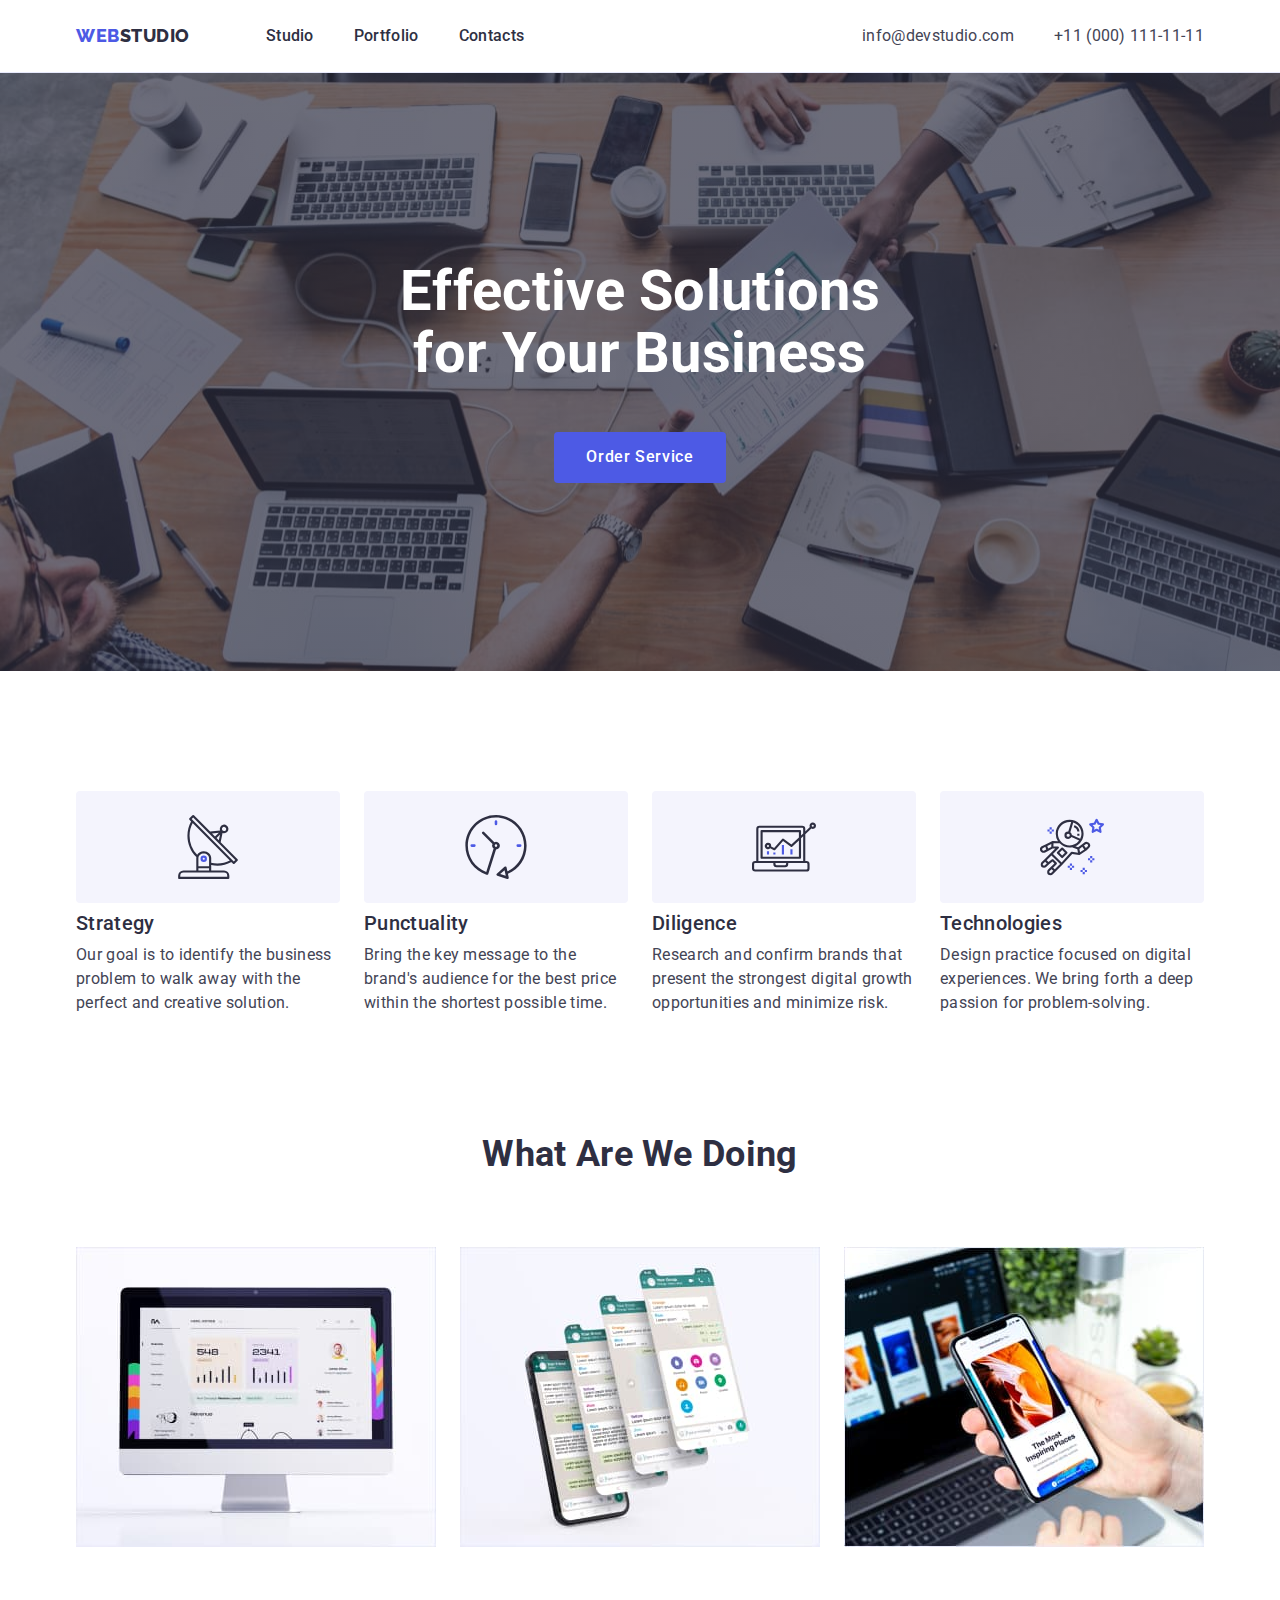
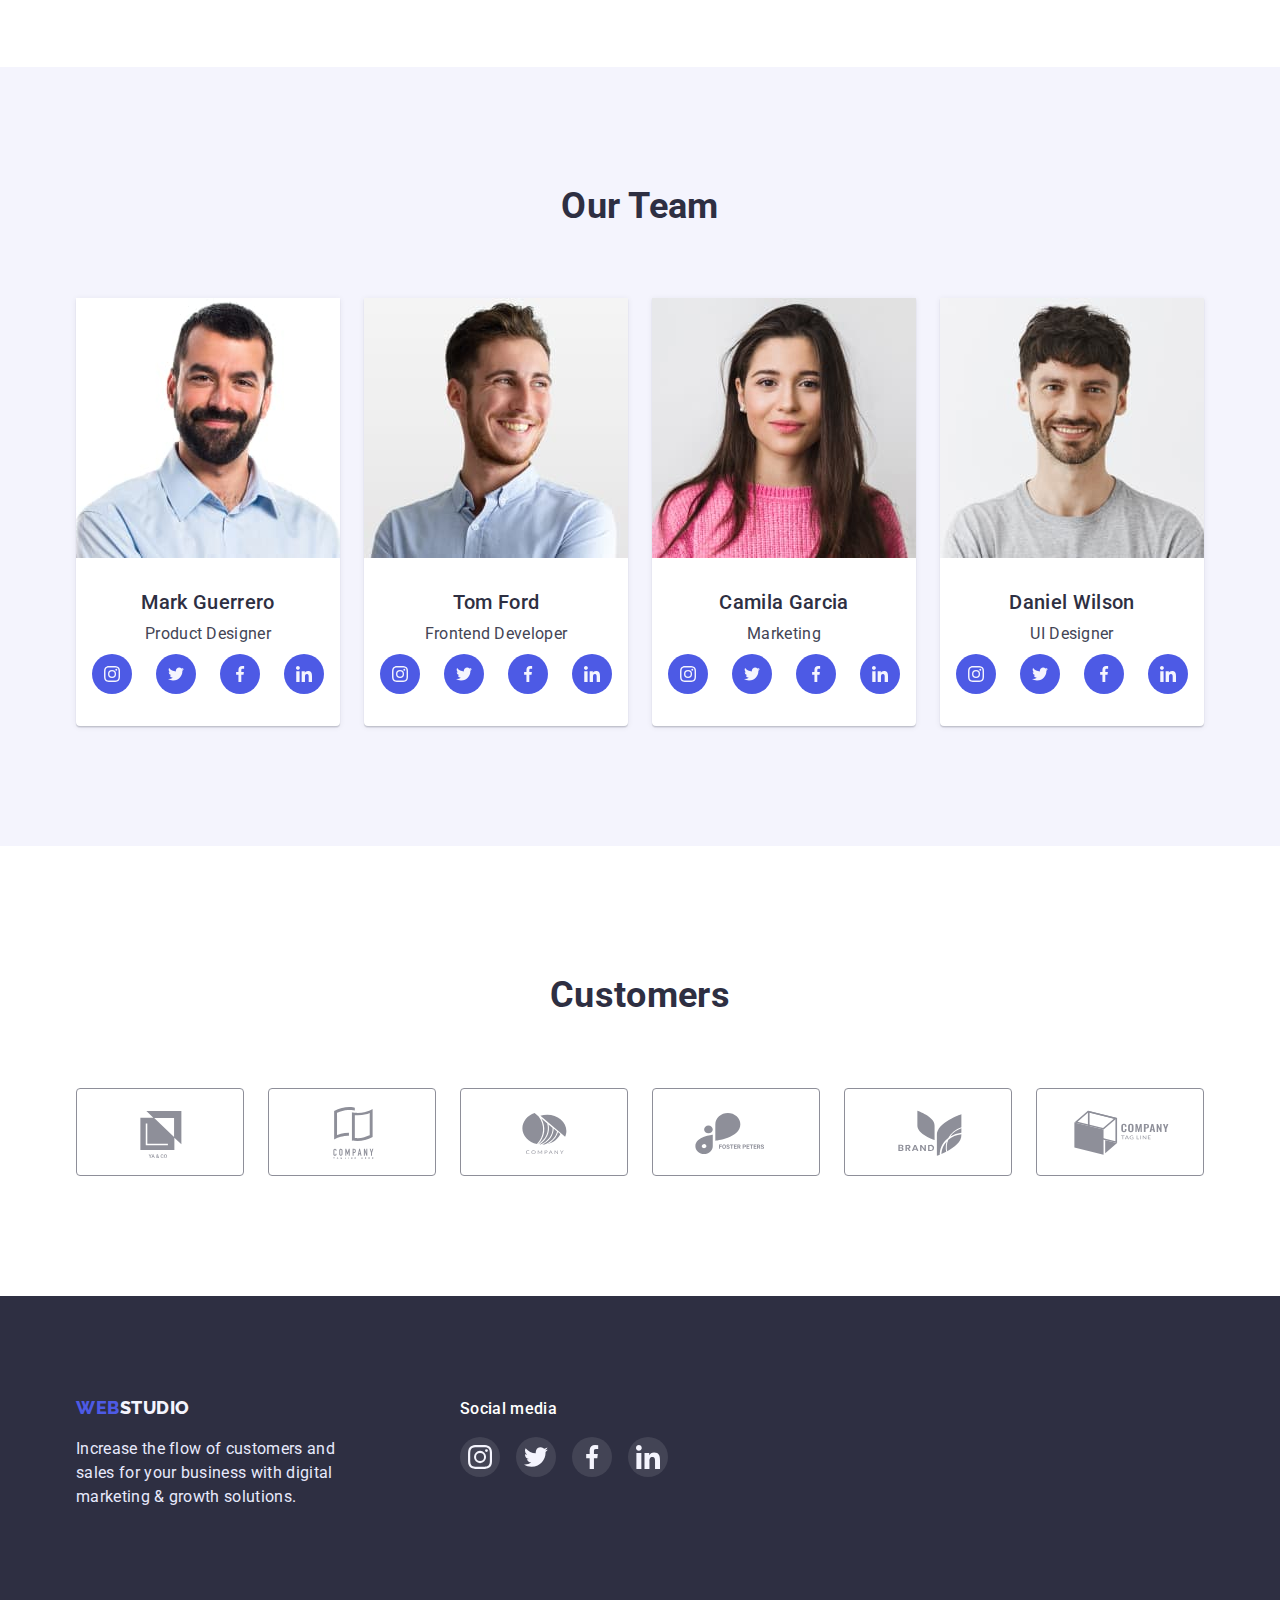
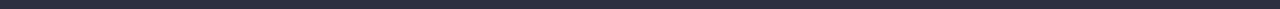
<file: index.html>
<!DOCTYPE html>
<html lang="en">
  <head>
    <meta charset="UTF-8" />
    <meta http-equiv="X-UA-Compatible" content="IE=edge" />
    <meta name="viewport" content="width=device-width, initial-scale=1.0" />
    <title>WEB Studio</title>
    <link rel="preconnect" href="https://fonts.googleapis.com" />
    <link rel="preconnect" href="https://fonts.gstatic.com" crossorigin />
    <link
      href="https://fonts.googleapis.com/css2?family=Raleway:wght@800&family=Roboto:wght@400;500;700;900&display=swap"
      rel="stylesheet"
    />
    <link
      rel="stylesheet"
      href="https://cdnjs.cloudflare.com/ajax/libs/modern-normalize/1.1.0/modern-normalize.min.css"
    />
    <link rel="stylesheet" href="./css/style.css" />
  </head>

  <body>
    <header class="header-our">
      <div class="container header-flex">
        <nav class="navigation">
          <a href="./index.html" class="logo-first-part"
            >Web<span class="header-logo-second-part">Studio</span></a
          >
          <ul class="navigation-site list">
            <li class="item"><a href="./index.html" class="link">Studio</a></li>
            <li class="item">
              <a href="./portfolio.html" class="link">Portfolio</a>
            </li>
            <li class="item">
              <a href="./test.html" class="link">Contacts</a>
            </li>
          </ul>
        </nav>
        <address class="address">
          <ul class="list address-flex">
            <li class="item">
              <a href="mailto:info@devstudio.com" class="email"
                >info@devstudio.com</a
              >
            </li>
            <li class="item">
              <a href="tel:+110001111111" class="phone-number">
                +11 (000) 111-11-11</a
              >
            </li>
          </ul>
        </address>
      </div>
    </header>
    <main>
      <section class="section-hero">
        <div class="container">
          <h1 class="hero-title">Effective Solutions for Your Business</h1>
          <button type="button" class="main-button">Order Service</button>
        </div>
      </section>
      <section class="section">
        <div class="container">
          <h2 class="hide-line">Our planing</h2>
          <ul class="list future-list">
            <li class="item">
              <div class="conteiner-planing">
                <svg class="planing-svg">
                  <use href="./images/symbol-defs.svg#icon-antenna1"></use>
                </svg>
              </div>
              <h3 class="section-subtitle">Strategy</h3>
              <p class="section-text">
                Our goal is to identify the business problem to walk away with
                the perfect and creative solution.
              </p>
            </li>
            <li class="item">
              <div class="conteiner-planing">
                <svg class="planing-svg">
                  <use href="./images/symbol-defs.svg#icon-clock1"></use>
                </svg>
              </div>
              <h3 class="section-subtitle">Punctuality</h3>
              <p class="section-text">
                Bring the key message to the brand's audience for the best price
                within the shortest possible time.
              </p>
            </li>
            <li class="item">
              <div class="conteiner-planing">
                <svg class="planing-svg">
                  <use href="./images/symbol-defs.svg#icon-diagram1"></use>
                </svg>
              </div>
              <h3 class="section-subtitle">Diligence</h3>
              <p class="section-text">
                Research and confirm brands that present the strongest digital
                growth opportunities and minimize risk.
              </p>
            </li>
            <li class="item">
              <div class="conteiner-planing">
                <svg class="planing-svg">
                  <use href="./images/symbol-defs.svg#icon-astronaut1"></use>
                </svg>
              </div>
              <h3 class="section-subtitle">Technologies</h3>
              <p class="section-text">
                Design practice focused on digital experiences. We bring forth a
                deep passion for problem-solving.
              </p>
            </li>
          </ul>
        </div>
      </section>
      <section class="section-about section">
        <div class="container">
          <h2 class="section-title section-title-centred">What are we doing</h2>
          <ul class="list about-list">
            <li class="item">
              <img
                src="./images/img1.jpg"
                alt="iMac on the table"
                width="360"
                height="300"
              />
            </li>
            <li class="item">
              <img
                src="./images/img2.jpg"
                alt="A lot of iPhone's displays"
                width="360"
              />
            </li>
            <li class="item">
              <img
                src="./images/img3.jpg"
                alt="iPhone on the iMac's background"
                width="360"
              />
            </li>
          </ul>
        </div>
      </section>
      <section class="section-team section">
        <div class="container">
          <h2 class="section-title section-title-centred">Our Team</h2>
          <ul class="our-team-card list">
            <li class="card-team">
              <img
                src="./images/card1.jpg"
                alt="A man with beard"
                width="264"
              />
              <div class="card-team-conteiner">
                <h3 class="section-subtitle">Mark Guerrero</h3>
                <p class="section-text">Product Designer</p>
                <ul class="list social-list">
                  <li class="social-item">
                    <a class="social-link" href=""
                      ><svg class="team-social">
                        <use
                          href="./images/symbol-defs.svg#icon-instagram"
                        ></use></svg
                    ></a>
                  </li>
                  <li class="social-item">
                    <a class="social-link" href=""
                      ><svg class="team-social">
                        <use
                          href="./images/symbol-defs.svg#icon-twitter"
                        ></use></svg
                    ></a>
                  </li>
                  <li class="social-item">
                    <a class="social-link" href=""
                      ><svg class="team-social">
                        <use
                          href="./images/symbol-defs.svg#icon-facebook"
                        ></use></svg
                    ></a>
                  </li>
                  <li class="social-item">
                    <a class="social-link" href=""
                      ><svg class="team-social">
                        <use
                          href="./images/symbol-defs.svg#icon-linkedin"
                        ></use></svg
                    ></a>
                  </li>
                </ul>
              </div>
            </li>
            <li class="card-team">
              <img
                src="./images/card2.jpg"
                alt="A man with smile"
                width="264"
              />
              <div class="card-team-conteiner">
                <h3 class="section-subtitle">Tom Ford</h3>
                <p class="section-text">Frontend Developer</p>
                <ul class="list social-list">
                  <li class="social-item">
                    <a class="social-link" href=""
                      ><svg class="team-social">
                        <use
                          href="./images/symbol-defs.svg#icon-instagram"
                        ></use></svg
                    ></a>
                  </li>
                  <li class="social-item">
                    <a class="social-link" href=""
                      ><svg class="team-social">
                        <use
                          href="./images/symbol-defs.svg#icon-twitter"
                        ></use></svg
                    ></a>
                  </li>
                  <li class="social-item">
                    <a class="social-link" href=""
                      ><svg class="team-social">
                        <use
                          href="./images/symbol-defs.svg#icon-facebook"
                        ></use></svg
                    ></a>
                  </li>
                  <li class="social-item">
                    <a class="social-link" href=""
                      ><svg class="team-social">
                        <use
                          href="./images/symbol-defs.svg#icon-linkedin"
                        ></use></svg
                    ></a>
                  </li>
                </ul>
              </div>
            </li>
            <li class="card-team">
              <img src="./images/card3.jpg" alt="A women" width="264" />
              <div class="card-team-conteiner">
                <h3 class="section-subtitle">Camila Garcia</h3>
                <p class="section-text">Marketing</p>
                <ul class="list social-list">
                  <li class="social-item">
                    <a class="social-link" href=""
                      ><svg class="team-social">
                        <use
                          href="./images/symbol-defs.svg#icon-instagram"
                        ></use></svg
                    ></a>
                  </li>
                  <li class="social-item">
                    <a class="social-link" href=""
                      ><svg class="team-social">
                        <use
                          href="./images/symbol-defs.svg#icon-twitter"
                        ></use></svg
                    ></a>
                  </li>
                  <li class="social-item">
                    <a class="social-link" href=""
                      ><svg class="team-social">
                        <use
                          href="./images/symbol-defs.svg#icon-facebook"
                        ></use></svg
                    ></a>
                  </li>
                  <li class="social-item">
                    <a class="social-link" href=""
                      ><svg class="team-social">
                        <use
                          href="./images/symbol-defs.svg#icon-linkedin"
                        ></use></svg
                    ></a>
                  </li>
                </ul>
              </div>
            </li>
            <li class="card-team">
              <img src="./images/card4.jpg" alt="A man" width="264" />
              <div class="card-team-conteiner">
                <h3 class="section-subtitle">Daniel Wilson</h3>
                <p class="section-text">UI Designer</p>
                <ul class="list social-list">
                  <li class="social-item">
                    <a class="social-link" href=""
                      ><svg class="team-social">
                        <use
                          href="./images/symbol-defs.svg#icon-instagram"
                        ></use></svg
                    ></a>
                  </li>
                  <li class="social-item">
                    <a class="social-link" href=""
                      ><svg class="team-social">
                        <use
                          href="./images/symbol-defs.svg#icon-twitter"
                        ></use></svg
                    ></a>
                  </li>
                  <li class="social-item">
                    <a class="social-link" href=""
                      ><svg class="team-social">
                        <use
                          href="./images/symbol-defs.svg#icon-facebook"
                        ></use></svg
                    ></a>
                  </li>
                  <li class="social-item">
                    <a class="social-link" href=""
                      ><svg class="team-social">
                        <use
                          href="./images/symbol-defs.svg#icon-linkedin"
                        ></use></svg
                    ></a>
                  </li>
                </ul>
              </div>
            </li>
          </ul>
        </div>
      </section>
      <section class="section-customers">
        <div class="container">
          <h2 class="section-title customers-title">Customers</h2>
          <ul class="list customers-list">
            <li class="item">
              <a href="#" class="customers-link">
                <svg class="item-svg">
                  <use href="./images/symbol-defs.svg#icon-Logo-6"></use></svg
              ></a>
            </li>
            <li class="item">
              <a href="#" class="customers-link">
                <svg class="item-svg">
                  <use href="./images/symbol-defs.svg#icon-Logo-1-1"></use>
                </svg>
              </a>
            </li>
            <li class="item">
              <a href="#" class="customers-link">
                <svg class="item-svg">
                  <use href="./images/symbol-defs.svg#icon-Logo-2-1"></use>
                </svg>
              </a>
            </li>
            <li class="item">
              <a href="#" class="customers-link">
                <svg class="item-svg">
                  <use href="./images/symbol-defs.svg#icon-Logo-3-1"></use></svg
              ></a>
            </li>
            <li class="item">
              <a href="#" class="customers-link">
                <svg class="item-svg">
                  <use href="./images/symbol-defs.svg#icon-Logo-4-1"></use></svg
              ></a>
            </li>
            <li class="item">
              <a href="#" class="customers-link">
                <svg class="item-svg">
                  <use href="./images/symbol-defs.svg#icon-Logo-5-1"></use></svg
              ></a>
            </li>
          </ul>
        </div>
      </section>
    </main>
    <footer class="footer-our">
      <div class="container footer-flex">
        <div class="footer-div">
          <a href="./index.html" class="logo-first-part"
            >Web<span class="footer-logo-second-part">Studio</span></a
          >
          <p class="footer-text">
            Increase the flow of customers and sales for your business with
            digital marketing & growth solutions.
          </p>
        </div>
        <div class="footer-social">
          <p class="footer-subtitle">Social media</p>
          <ul class="list footer-list">
            <li>
              <a class="footer-link" href="#">
                <svg class="footer-list-svg">
                  <use href="./images/symbol-defs.svg#icon-instagram"></use>
                </svg>
              </a>
            </li>
            <li>
              <a class="footer-link" href="#">
                <svg class="footer-list-svg">
                  <use href="./images/symbol-defs.svg#icon-twitter"></use>
                </svg>
              </a>
            </li>
            <li>
              <a class="footer-link" href="#">
                <svg class="footer-list-svg">
                  <use href="./images/symbol-defs.svg#icon-facebook"></use>
                </svg>
              </a>
            </li>
            <li>
              <a class="footer-link" href="#">
                <svg class="footer-list-svg">
                  <use href="./images/symbol-defs.svg#icon-linkedin"></use>
                </svg>
              </a>
            </li>
          </ul>
        </div>
      </div>
    </footer>
  </body>
</html>
</file>
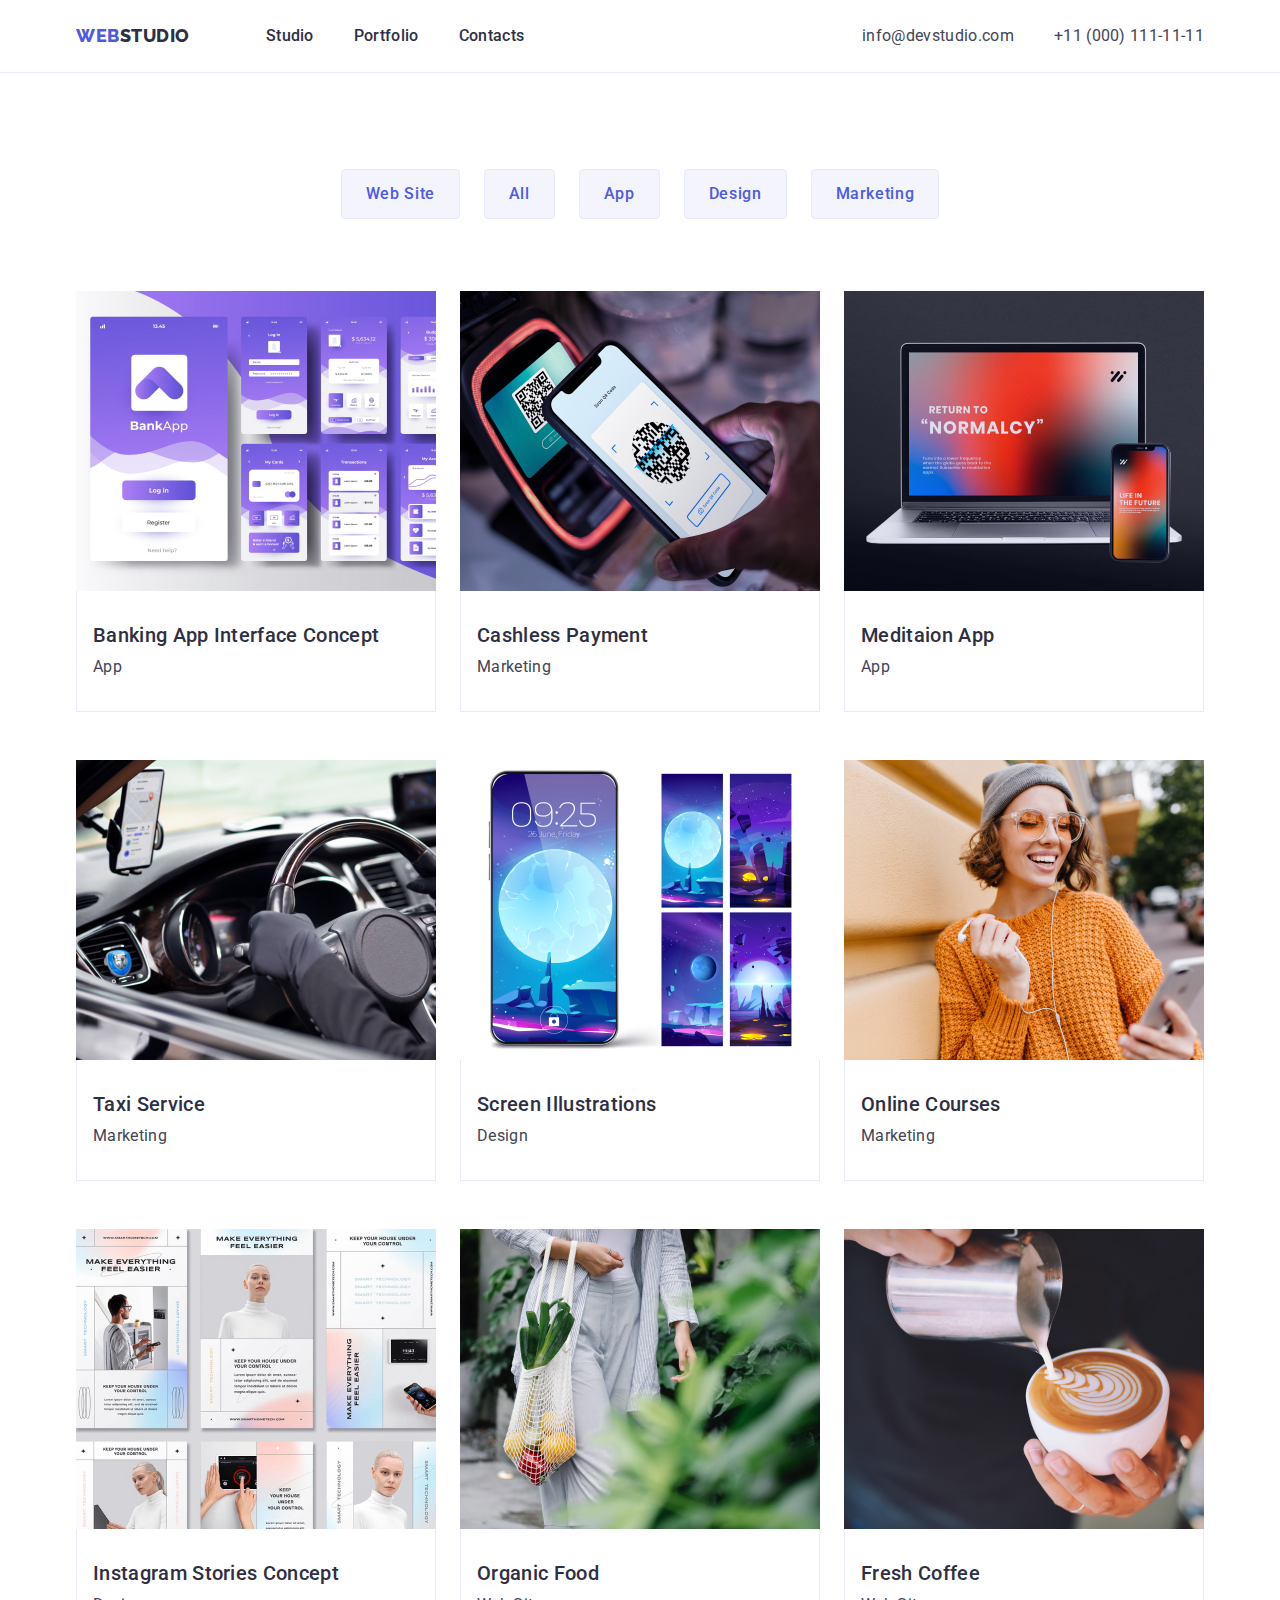
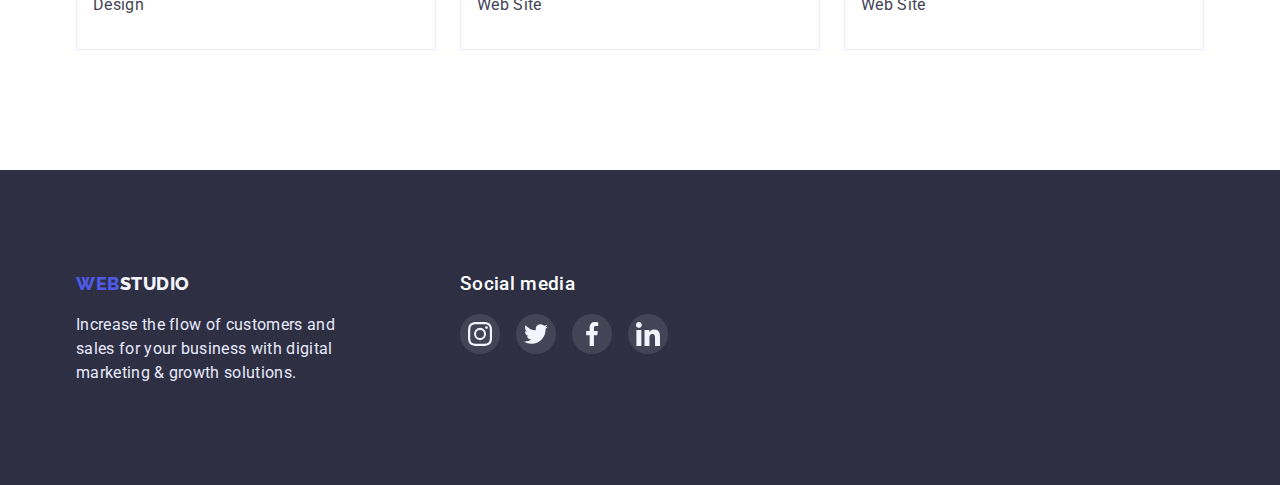
<file: portfolio.html>
<!DOCTYPE html>
<html lang="en">
  <head>
    <meta charset="UTF-8" />
    <meta http-equiv="X-UA-Compatible" content="IE=edge" />
    <meta name="viewport" content="width=device-width, initial-scale=1.0" />
    <title>Portfolio</title>
    <link rel="preconnect" href="https://fonts.googleapis.com" />
    <link rel="preconnect" href="https://fonts.gstatic.com" crossorigin />
    <link
      href="https://fonts.googleapis.com/css2?family=Raleway:wght@800&family=Roboto:wght@400;500;700;900&display=swap"
      rel="stylesheet"
    />
    <link
      rel="stylesheet"
      href="https://cdnjs.cloudflare.com/ajax/libs/modern-normalize/1.1.0/modern-normalize.min.css"
    />
    <link rel="stylesheet" href="./css/style.css" />
  </head>

  <body>
    <header class="header-our">
      <div class="container header-flex">
        <nav class="navigation">
          <a href="./index.html" class="logo-first-part"
            >Web<span class="header-logo-second-part">Studio</span></a
          >
          <ul class="navigation-site list">
            <li class="item"><a href="./index.html" class="link">Studio</a></li>
            <li class="item">
              <a href="./portfolio.html" class="link">Portfolio</a>
            </li>
            <li class="item"><a href="" class="link">Contacts</a></li>
          </ul>
        </nav>
        <address class="address">
          <ul class="list address-flex">
            <li class="item">
              <a href="mailto:info@devstudio.com" class="email"
                >info@devstudio.com</a
              >
            </li>
            <li class="item">
              <a href="tel:+110001111111" class="phone-number">
                +11 (000) 111-11-11</a
              >
            </li>
          </ul>
        </address>
      </div>
    </header>
    <main>
      <section class="filter">
        <div class="container">
          <h1 class="hide-line">Portfolio</h1>
          <ul class="list filter-list">
            <li class="item">
              <button type="button" class="filter-button">Web Site</button>
            </li>
            <li class="item">
              <button type="button" class="filter-button">All</button>
            </li>
            <li class="item">
              <button type="button" class="filter-button">App</button>
            </li>
            <li class="item">
              <button type="button" class="filter-button">Design</button>
            </li>
            <li class="item">
              <button type="button" class="filter-button">Marketing</button>
            </li>
          </ul>
          <ul class="posts list">
            <li class="item">
              <a class="posts-link" href=""
                ><img
                  src="./images/portfolio1.jpg"
                  alt="Many picture from bank"
                  width="360"
                />
                <div class="posts-conteiner">
                  <h2 class="section-subtitle">
                    Banking App Interface Concept
                  </h2>
                  <p class="section-text">App</p>
                </div>
              </a>
            </li>
            <li class="item">
              <a class="posts-link" href=""
                ><img
                  src="./images/portfolio2.jpg"
                  alt="Phone and paypass"
                  width="360"
                />
                <div class="posts-conteiner">
                  <h2 class="section-subtitle">Cashless Payment</h2>
                  <p class="section-text">Marketing</p>
                </div>
              </a>
            </li>
            <li class="item">
              <a class="posts-link" href=""
                ><img
                  src="./images/portfolio3.jpg"
                  alt="Mac and Iphone"
                  width="360"
                />
                <div class="posts-conteiner">
                  <h2 class="section-subtitle">Meditaion App</h2>
                  <p class="section-text">App</p>
                </div>
              </a>
            </li>
            <li class="item">
              <a class="posts-link" href=""
                ><img
                  src="./images/portfolio4.jpg"
                  alt="car driver"
                  width="360"
                />
                <div class="posts-conteiner">
                  <h2 class="section-subtitle">Taxi Service</h2>
                  <p class="section-text">Marketing</p>
                </div>
              </a>
            </li>
            <li class="item">
              <a class="posts-link" href=""
                ><img
                  src="./images/portfolio5.jpg"
                  alt="wallpapers"
                  width="360"
                />
                <div class="posts-conteiner">
                  <h2 class="section-subtitle">Screen Illustrations</h2>
                  <p class="section-text">Design</p>
                </div>
              </a>
            </li>
            <li class="item">
              <a class="posts-link" href=""
                ><img
                  src="./images/portfolio6.jpg"
                  alt="Women with phone"
                  width="360"
                />
                <div class="posts-conteiner">
                  <h2 class="section-subtitle">Online Courses</h2>
                  <p class="section-text">Marketing</p>
                </div>
              </a>
            </li>
            <li class="item">
              <a class="posts-link" href=""
                ><img
                  src="./images/portfolio7.jpg"
                  alt="Many post"
                  width="360"
                />
                <div class="posts-conteiner">
                  <h2 class="section-subtitle">Instagram Stories Concept</h2>
                  <p class="section-text">Design</p>
                </div>
              </a>
            </li>
            <li class="item">
              <a class="posts-link" href=""
                ><img
                  src="./images/portfolio8.jpg"
                  alt="bag with Gloceries"
                  width="360"
                />
                <div class="posts-conteiner">
                  <h2 class="section-subtitle">Organic Food</h2>
                  <p class="section-text">Web Site</p>
                </div>
              </a>
            </li>
            <li class="item">
              <a class="posts-link" href=""
                ><img src="./images/portfolio9.jpg" alt="Coffee" width="360" />
                <div class="posts-conteiner">
                  <h2 class="section-subtitle">Fresh Coffee</h2>
                  <p class="section-text">Web Site</p>
                </div>
              </a>
            </li>
          </ul>
        </div>
      </section>
    </main>
    <footer class="footer-our">
      <div class="container footer-flex">
        <div class="footer-div">
          <a href="./index.html" class="logo-first-part"
            >Web<span class="footer-logo-second-part">Studio</span></a
          >
          <p class="footer-text">
            Increase the flow of customers and sales for your business with
            digital marketing & growth solutions.
          </p>
        </div>
        <div class="footer-social">
          <h3 class="footer-subtitle">Social media</h3>
          <ul class="list footer-list">
            <li>
              <a class="footer-link" href="#">
                <svg class="footer-list-svg">
                  <use href="./images/symbol-defs.svg#icon-instagram"></use>
                </svg>
              </a>
            </li>
            <li>
              <a class="footer-link" href="#">
                <svg class="footer-list-svg">
                  <use href="./images/symbol-defs.svg#icon-twitter"></use>
                </svg>
              </a>
            </li>
            <li>
              <a class="footer-link" href="#">
                <svg class="footer-list-svg">
                  <use href="./images/symbol-defs.svg#icon-facebook"></use>
                </svg>
              </a>
            </li>
            <li>
              <a class="footer-link" href="#">
                <svg class="footer-list-svg">
                  <use href="./images/symbol-defs.svg#icon-linkedin"></use>
                </svg>
              </a>
            </li>
          </ul>
        </div>
      </div>
    </footer>
  </body>
</html>
</file>
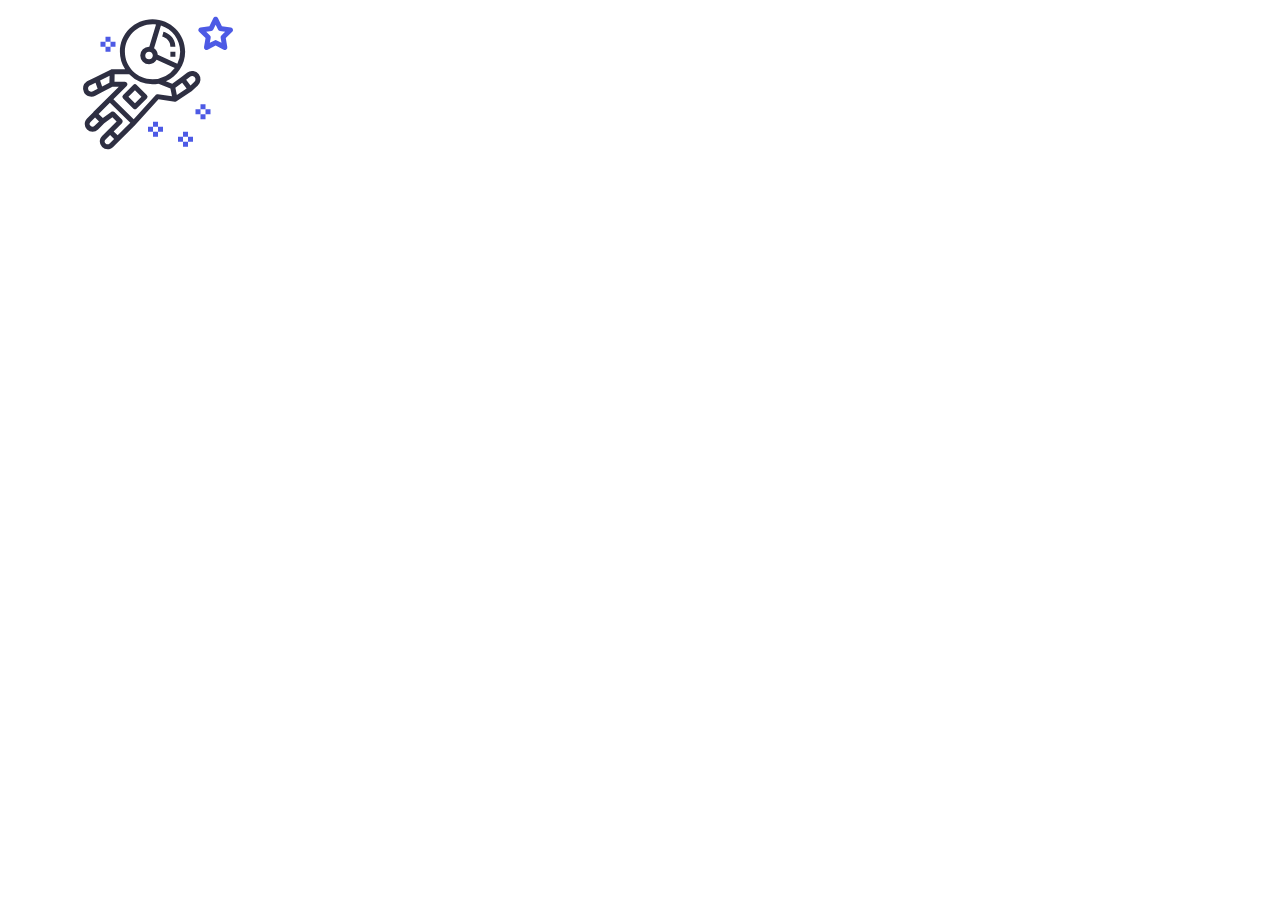
<file: test.html>
<!DOCTYPE html>
<html lang="en">
  <head>
    <meta charset="UTF-8" />
    <meta http-equiv="X-UA-Compatible" content="IE=edge" />
    <meta name="viewport" content="width=device-width, initial-scale=1.0" />
    <title>Document</title>
    <link rel="stylesheet" href="./css/test.css" />
  </head>

  <body>
    <div>
      <svg>
        <use href="./images/symbol-defs.svg#icon-astronaut1"></use>
      </svg>
    </div>
  </body>
</html>
</file>
<file: css/style.css>
:root {
  --text-head-line-color: #2e2f42;
  --background-color: #ffffff;
  --button-main-color: #4d5ae5;
  --button-hover-color: #404bbf;
  --text-paragraph-color: #434455;
  --background-color-section-team: #f4f4fd;
  --footer-color-paragraph: #e7e9fc;
}

html {
  box-sizing: border-box;
}

*,
*::before,
*::after {
  box-sizing: inherit;
}
h1,
h2,
h3,
h4,
p,
ul {
  margin-top: 0;
  margin-bottom: 0;
}
img {
  display: block;
}
body {
  background-color: var(--background-color);
  color: var(--text-head-line-color);
  font-family: Roboto, sans-serif;
  letter-spacing: 0.02em;
  line-height: 1.5;
}

.section-title-centred {
  text-align: center;
}

.section {
  padding-top: 120px;
  padding-bottom: 120px;
}

.container {
  width: 1158px;
  padding: 0 15px;
  margin: 0 auto;
  /* outline: dashed red; */
}

a {
  text-decoration: none;
}

/* Header */
.header-our {
  border-bottom: 1px solid var(--footer-color-paragraph);
}

.header-flex {
  display: flex;
  align-items: center;
}

.logo-first-part {
  color: var(--button-main-color);
  font-family: Raleway, sans-serif;
  letter-spacing: 0.03em;
  text-transform: uppercase;
  font-weight: 800;
  font-size: 18px;
  line-height: 1.3;
  margin-right: 76px;
}

.header-logo-second-part {
  color: var(--text-head-line-color);
}

.navigation {
  display: flex;
  align-items: center;
}

.navigation-site {
  display: flex;
}

.navigation-site .item + .item {
  margin-left: 40px;
}

.navigation-site .link {
  display: block;

  font-weight: 500;
  color: var(--text-head-line-color);
  padding: 24px 0;
}

.navigation-site .link:hover,
.navigation-site .link:focus {
  color: var(--button-hover-color);
}

.list {
  list-style-type: none;
  padding: 0;
  margin: 0;
}

/* Adress */

.address-flex {
  display: flex;
}

.address-flex .item + .item {
  margin-left: 40px;
}

.address {
  margin-left: auto;
}
.email,
.phone-number {
  color: var(--text-paragraph-color);
  font-style: normal;
}
.address-flex .email:hover,
.address-flex .email:focus,
.address-flex .phone-number:hover,
.address-flex .phone-number:focus {
  color: var(--button-hover-color);
}

/* Main */
/* Section one */
.section-hero {
  background-color: var(--text-head-line-color);
  padding: 188px 0;
  text-align: center;

  max-width: 1440px;
  margin-left: auto;
  margin-right: auto;
  background-image: linear-gradient(
      to right,
      rgba(46, 47, 66, 0.7),
      rgba(46, 47, 66, 0.7)
    ),
    url(../images/background.jpg);

  /* padding-bottom: 120px; */
}
.hero-title {
  font-size: 56px;
  line-height: 1.1;
  max-width: 494px;
  color: var(--background-color);
  margin-top: 0;
  margin-bottom: 48px;
  margin-left: auto;
  margin-right: auto;
}
.main-button {
  display: block;
  color: var(--background-color);
  background-color: var(--button-main-color);
  border-radius: 4px;
  letter-spacing: 0.04em;
  font-weight: 500;
  padding: 16px 32px;
  margin-left: auto;
  margin-right: auto;
  cursor: pointer;
  border: none;
}
.main-button:hover {
  background-color: var(--button-hover-color);
}

/* Section two */

.future-list {
  display: flex;
  align-items: center;
  margin-left: auto;
  gap: 24px;
}
.future-list .item {
  max-width: 264px;
}
/* .future-list .item + .item {
  margin-left: 24px;
} */
/* ICONS */

.planing-svg {
  height: 64px;
  width: 64px;
}
.conteiner-planing {
  width: 264px;
  height: 112px;
  display: flex;
  justify-content: center;
  align-items: center;
  background-color: var(--background-color-section-team);
  margin-bottom: 8px;
  border-radius: 4px;
}

.hide-line {
  position: absolute;
  white-space: nowrap;
  height: 1px;
  overflow: hidden;
  border: 0;
  padding: 0;
  clip: rect(0 0 0 0);
  clip-path: inset(50%);
  margin: -1px;
  width: 1px;
}

.section-subtitle {
  font-weight: 500;
  font-size: 20px;
  line-height: 1.2;
  margin-bottom: 8px;
  color: var(--text-head-line-color);
}
.section-text {
  color: var(--text-paragraph-color);
}

/* Section three */
.section-about {
  padding-top: 0;
}
.section-title {
  font-size: 36px;
  line-height: 1.11;
  text-transform: capitalize;
  margin-bottom: 72px;
  text-align: center;
}
.about-list {
  display: flex;
  align-items: center;
}

.about-list .item + .item {
  margin-left: 24px;
}
/* Section four */
.section-team {
  background-color: var(--background-color-section-team);
  padding: 120px 0;
}
.our-team-card {
  display: flex;
  /* padding: 120px 0; */
}
.our-team-card .card-team + .card-team {
  margin-left: 24px;
}
.our-team-card .card-team {
  background-color: var(--background-color);
  box-shadow: 0px 1px 6px rgba(46, 47, 66, 0.08),
    0px 1px 1px rgba(46, 47, 66, 0.16), 0px 2px 1px rgba(46, 47, 66, 0.08);
  border-radius: 0px 0px 4px 4px;
}
.card-team-conteiner {
  padding: 32px 0;
  text-align: center;
}

.card-team-conteiner .section-text {
  margin-bottom: 8px;
}
/* SOCIAL */

.social-list {
  display: flex;
  gap: 24px;
  justify-content: center;
}
.social-item {
  width: 40px;
  height: 40px;
}

.team-social {
  width: 16px;
  height: 16px;
}

.team-social:hover {
}

.social-link {
  display: flex;
  align-items: center;
  justify-content: center;
  border-radius: 50%;
  width: 100%;
  height: 100%;
  background-color: var(--button-main-color);
}

.social-link:hover,
.social-link:focus {
  background-color: var(--button-hover-color);
}

/* Section Five */
.section-customers {
  padding-top: 130px;
  padding-bottom: 120px;

  /* margin-bottom: 72px; */
}
.customers-list {
  display: flex;
  align-items: center;
  justify-content: center;
  gap: 24px;
}
.customers-list .item {
  width: 168px;
  height: 88px;
}
.customers-link {
  border: 1px solid #8e8f99;
  border-radius: 4px;
  display: flex;
  align-items: center;
  justify-content: center;
  width: 100%;
  height: 100%;
}

.item-svg {
  width: 104px;
  height: 56px;
  fill: #8e8f99;
}
.customers-link:hover,
.customers-link:focus {
  border-color: var(--button-hover-color);
}
.customers-link:hover .item-svg,
.customers-link:focus .item-svg {
  fill: var(--button-hover-color);
}

/* Footer */

.footer-our {
  background-color: var(--text-head-line-color);
  padding: 100px 0;
}

.footer-logo-second-part {
  color: var(--background-color-section-team);
}
.footer-text {
  width: 264px;
  margin-top: 16px;
}
.footer-our .footer-text {
  color: var(--footer-color-paragraph);
}
.footer-flex {
  display: flex;
  align-items: baseline;
  /* justify-content: center; */
}

.footer-div {
  margin-right: 120px;
}
.footer-subtitle {
  color: var(--background-color);
  margin-bottom: 16px;
  font-weight: 500;
}
.footer-list {
  display: flex;
  padding: 0;
  gap: 16px;
}
.footer-list-svg {
  width: 24px;
  height: 24px;
}
.footer-link {
  width: 40px;
  height: 40px;
  display: flex;
  justify-content: center;
  align-items: center;
  border-radius: 50%;
  background: rgba(255, 255, 255, 0.1);
}
.footer-link:hover,
.footer-link:focus {
  background-color: #31d0aa;
}
/* PORTFOLIO */

.filter {
  padding: 96px 0 120px;
}
.filter-list {
  display: flex;
  justify-content: center;
  margin-bottom: 72px;

  /* margin: 96px auto 72px; */
}
.filter-list .item + .item {
  margin-left: 24px;
}
.filter-button {
  font-weight: 500;
  font-size: 16px;
  line-height: 1.5;
  font-family: inherit;
  background-color: var(--background-color-section-team);
  color: var(--button-main-color);
  border: 1px solid #e7e9fc;
  border-radius: 4px;
  cursor: pointer;
  letter-spacing: 0.04em;
  padding: 12px 24px;
  border: 1px solid var(--footer-color-paragraph);
}

.filter-button:hover,
.filter-button:focus {
  background-color: var(--button-hover-color);
  color: var(--background-color);
}

.posts {
  display: flex;
  flex-wrap: wrap;
}

.posts .item {
  margin-right: 24px;
  margin-bottom: 48px;
}
.posts .item:hover {
  box-shadow: 0px 1px 6px rgba(46, 47, 66, 0.08),
    0px 1px 1px rgba(46, 47, 66, 0.16), 0px 2px 1px rgba(46, 47, 66, 0.08);
}
.posts .item:nth-child(3n) {
  margin-right: 0;
}
.posts .item:nth-last-child(-n + 3) {
  margin-bottom: 0;
}
.posts .posts-conteiner {
  border: 1px solid var(--footer-color-paragraph);
  border-top: none;
  padding: 32px 0 32px 16px;
}
/* .posts .posts-link {
  box-shadow: 0px 1px 6px rgba(46, 47, 66, 0.08),
    0px 1px 1px rgba(46, 47, 66, 0.16), 0px 2px 1px rgba(46, 47, 66, 0.08);
} */
</file>
<file: css/test.css>

</file>
